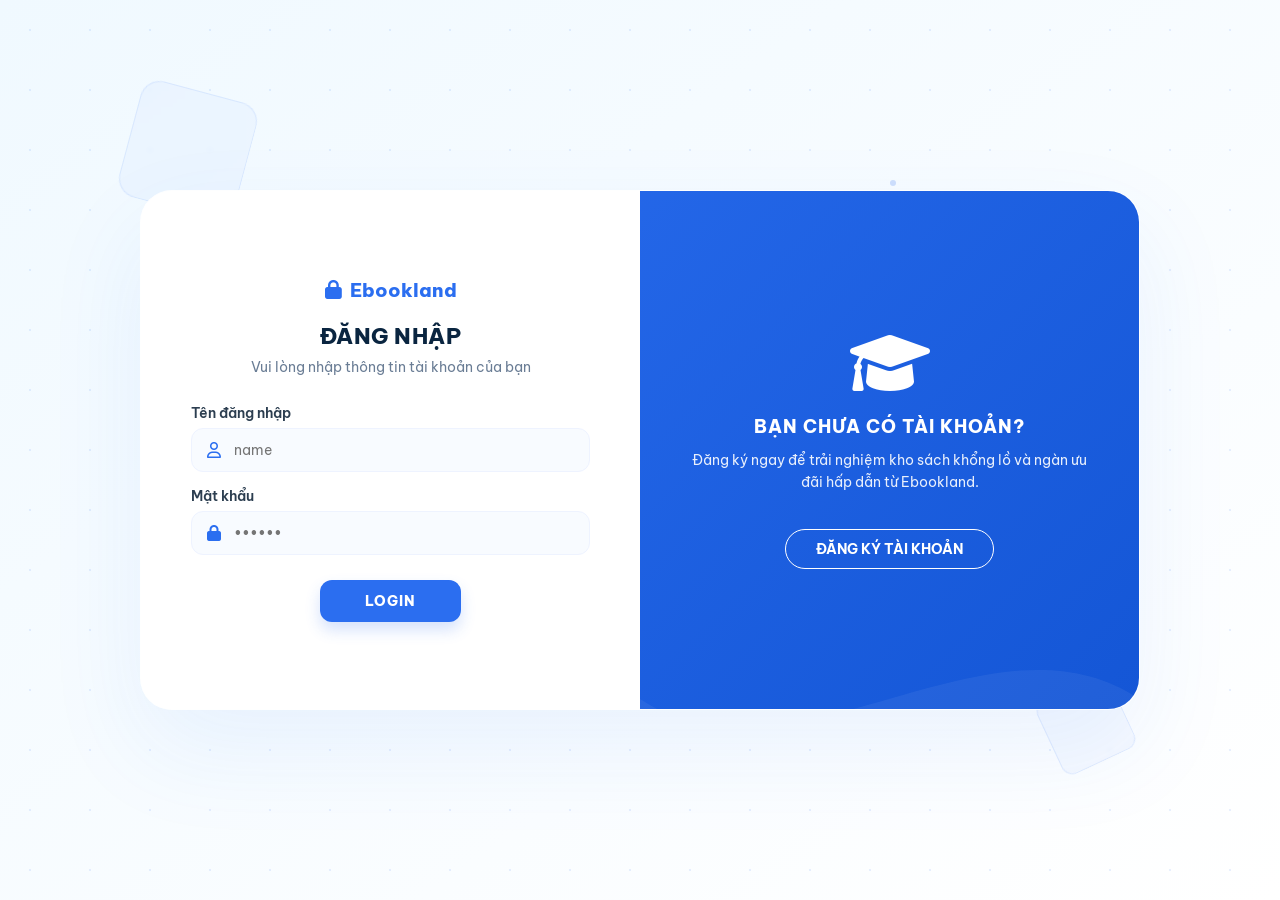
<file: login.html>
<!DOCTYPE html>
<html lang="en">
<head>
    <meta charset="UTF-8">
    <meta name="viewport" content="width=device-width, initial-scale=1.0">
    <title>Login & Register - Ebookland</title>
    <link rel="stylesheet" href="login.css">
    <link rel="stylesheet" href="https://cdnjs.cloudflare.com/ajax/libs/font-awesome/6.0.0-beta3/css/all.min.css">
    <link href="https://fonts.googleapis.com/css2?family=Be+Vietnam+Pro:wght@100;200;300;400;500;600;700;800;900&display=swap" rel="stylesheet">
</head>
<body>
    <!-- Background Decor (Crystalline Style) -->
    <div class="background-decor">
        <div class="geo-shape geo-1"></div>
        <div class="geo-shape geo-2"></div>
        <div class="geo-shape geo-3"></div>
        <div class="particle p-1"></div>
        <div class="particle p-2"></div>
        <div class="particle p-3"></div>
        <div class="particle p-4"></div>
        <div class="particle p-5"></div>
        
    </div>

    <!-- Main Container for Sliding Effect -->
    <div class="container" id="container">
        <!-- Sign Up Form (Initially on the left, hidden) -->
        <div class="form-container sign-up-container">
            <form action="#">
                <h2>TẠO TÀI KHOẢN</h2>
                <p class="subtitle">Tham gia cộng đồng yêu sách Ebookland</p>
                <div class="input-group">
                    <label>Họ và tên</label>
                    <div class="input-wrapper">
                        <i class="far fa-user"></i>
                        <input type="text" placeholder="Nguyễn Văn A" required>
                    </div>
                </div>
                <div class="input-group">
                    <label>Email</label>
                    <div class="input-wrapper">
                        <i class="far fa-envelope"></i>
                        <input type="email" placeholder="example@gmail.com" required>
                    </div>
                </div>
                <div class="input-group">
                    <label>Mật khẩu</label>
                    <div class="input-wrapper">
                        <i class="fas fa-lock"></i>
                        <input type="password" placeholder="••••••" required>
                    </div>
                </div>
                <button type="submit" class="btn-primary">ĐĂNG KÝ</button>
            </form>
        </div>

        <!-- Sign In Form (Initially on the right, visible) -->
        <div class="form-container sign-in-container">
            <form id="loginForm">
                <div class="logo-box">
                    <a href="index.html"><i class="fas fa-lock"></i> Ebookland</a>
                </div>
                <h2>ĐĂNG NHẬP</h2>
                <p class="subtitle">Vui lòng nhập thông tin tài khoản của bạn</p>
                <div class="input-group">
                    <label>Tên đăng nhập</label>
                    <div class="input-wrapper">
                        <i class="far fa-user"></i>
                        <input type="text" id="loginUsername" placeholder="name" required>
                    </div>
                </div>
                <div class="input-group">
                    <label>Mật khẩu</label>
                    <div class="input-wrapper">
                        <i class="fas fa-lock"></i>
                        <input type="password" placeholder="••••••" required>
                    </div>
                </div>
                <button type="submit" class="btn-primary">LOGIN</button>
                <p class="foot-text-mobile">Chưa có tài khoản? <a href="#" id="signUpMobile">Đăng ký ngay</a></p>
            </form>
        </div>

        <!-- Overlay Container (The sliding blue part) -->
        <div class="overlay-container">
            <div class="overlay">
                <!-- panel on the relative left of overlay (shows when sign-up is visible) -->
                <div class="overlay-panel overlay-left">
                    <div class="info-content">
                        <div class="illustration-box">
                            <i class="fas fa-book-open floating-book"></i>
                        </div>
                        <h3>MỪNG BẠN TRỞ LẠI!</h3>
                        <p>Nếu bạn đã có tài khoản, hãy đăng nhập để tiếp tục hành trình khám phá tri thức.</p>
                        <button class="ghost" id="signIn">ĐĂNG NHẬP NGAY</button>
                    </div>
                </div>
                <!-- panel on the relative right of overlay (shows when sign-in is visible) -->
                <div class="overlay-panel overlay-right">
                    <div class="info-content">
                        <div class="illustration-box">
                            <i class="fas fa-graduation-cap floating-book"></i>
                        </div>
                        <h3>BẠN CHƯA CÓ TÀI KHOẢN?</h3>
                        <p>Đăng ký ngay để trải nghiệm kho sách khổng lồ và ngàn ưu đãi hấp dẫn từ Ebookland.</p>
                        <button class="ghost" id="signUp">ĐĂNG KÝ TÀI KHOẢN</button>
                    </div>
                    <!-- Decorative Wave -->
                    <div class="wave-box">
                        <svg viewBox="0 0 500 150" preserveAspectRatio="none">
                            <path d="M0.00,49.98 C149.99,150.00 349.82,-49.98 500.00,49.98 L500.00,150.00 L0.00,150.00 Z" style="stroke: none; fill: rgba(255,255,255,0.15);"></path>
                        </svg>
                    </div>
                </div>
            </div>
        </div>
    </div>

    <!-- JavaScript to toggle Panels & Handle Login -->
    <script>
        const signUpButton = document.getElementById('signUp');
        const signInButton = document.getElementById('signIn');
        const container = document.getElementById('container');
        const loginForm = document.getElementById('loginForm');
        const loginUsername = document.getElementById('loginUsername');

        // Toggle Panels
        signUpButton.addEventListener('click', () => {
            container.classList.add("right-panel-active");
        });

        signInButton.addEventListener('click', () => {
            container.classList.remove("right-panel-active");
        });

        // Handle Simulated Login
        loginForm.addEventListener('submit', (e) => {
            e.preventDefault();
            const username = loginUsername.value;
            
            // Store simple user session
            localStorage.setItem('user_name', username);
            
            // Visual feedback
            const loginBtn = loginForm.querySelector('button[type="submit"]');
            loginBtn.innerHTML = '<i class="fas fa-spinner fa-spin"></i> Đang xử lý...';
            loginBtn.style.opacity = '0.7';

            setTimeout(() => {
                window.location.href = 'index.html';
            }, 800);
        });
    </script>
</body>
</html>
</file>
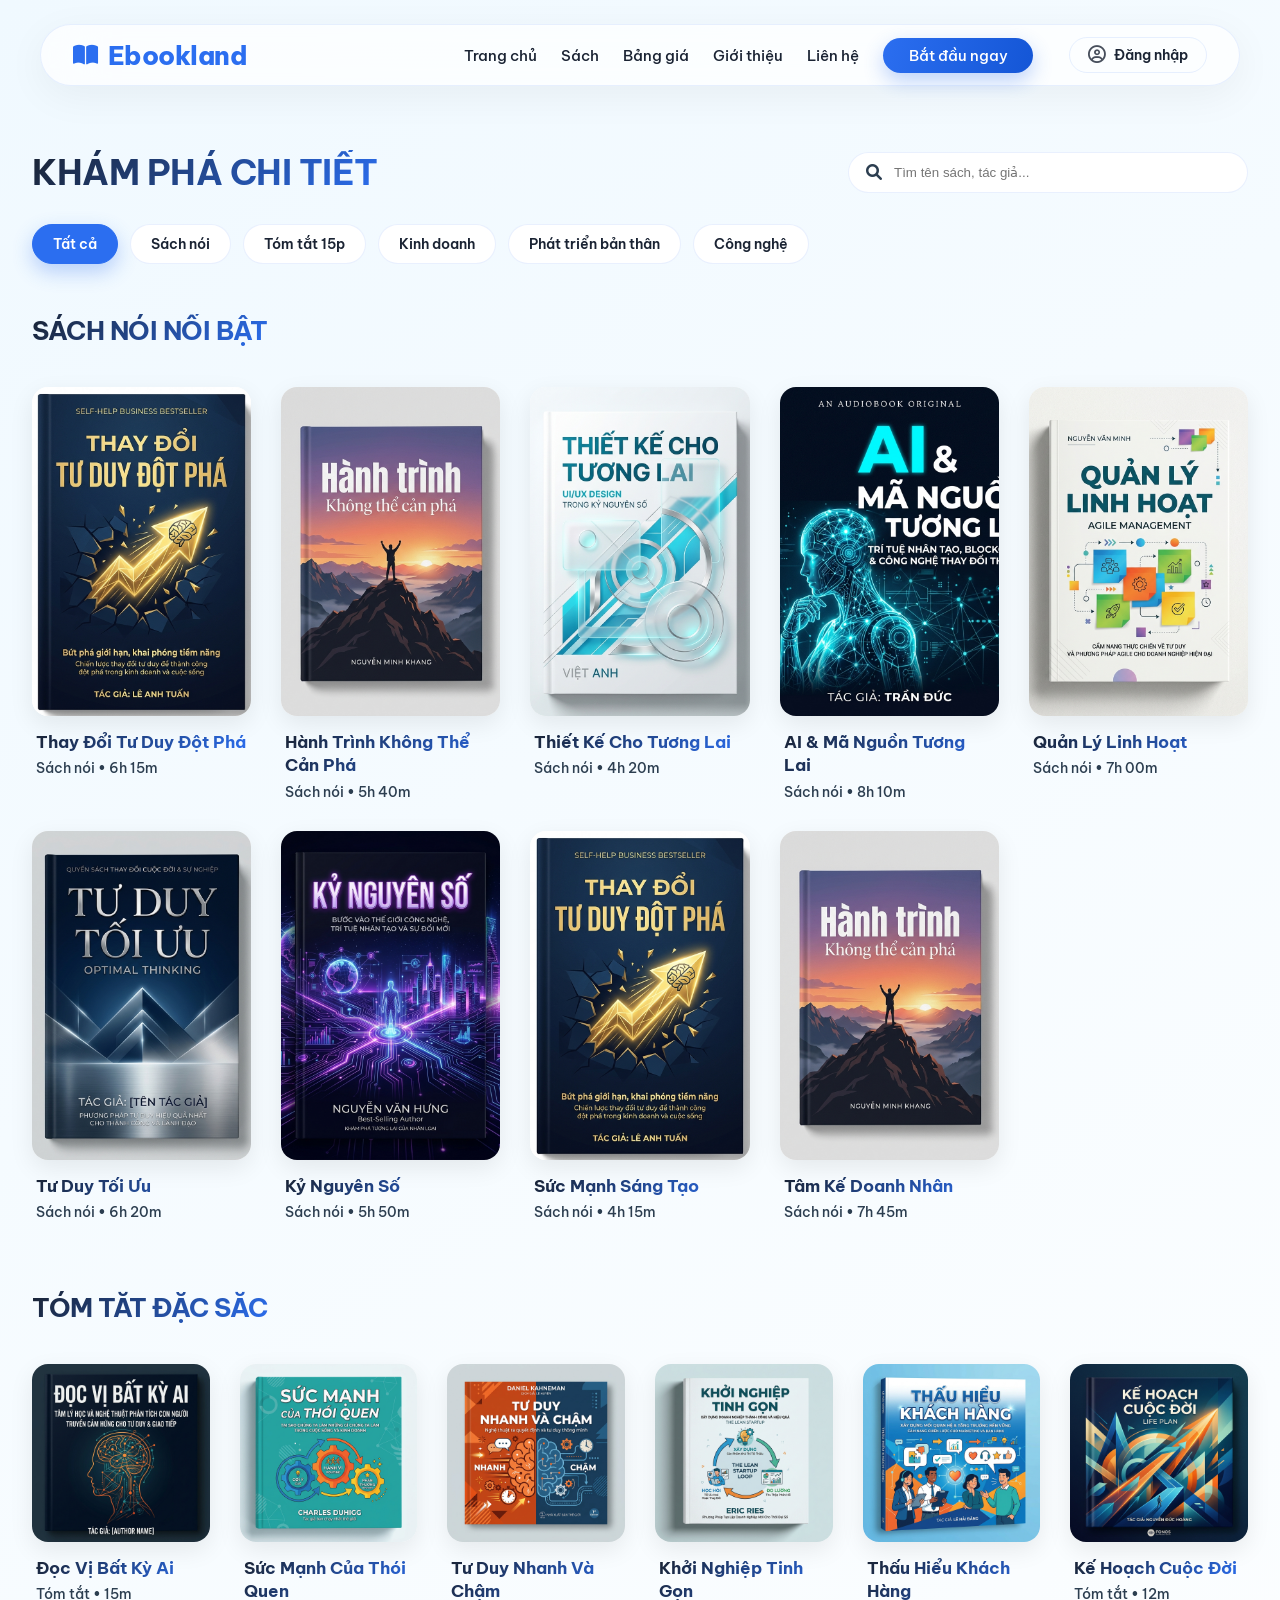
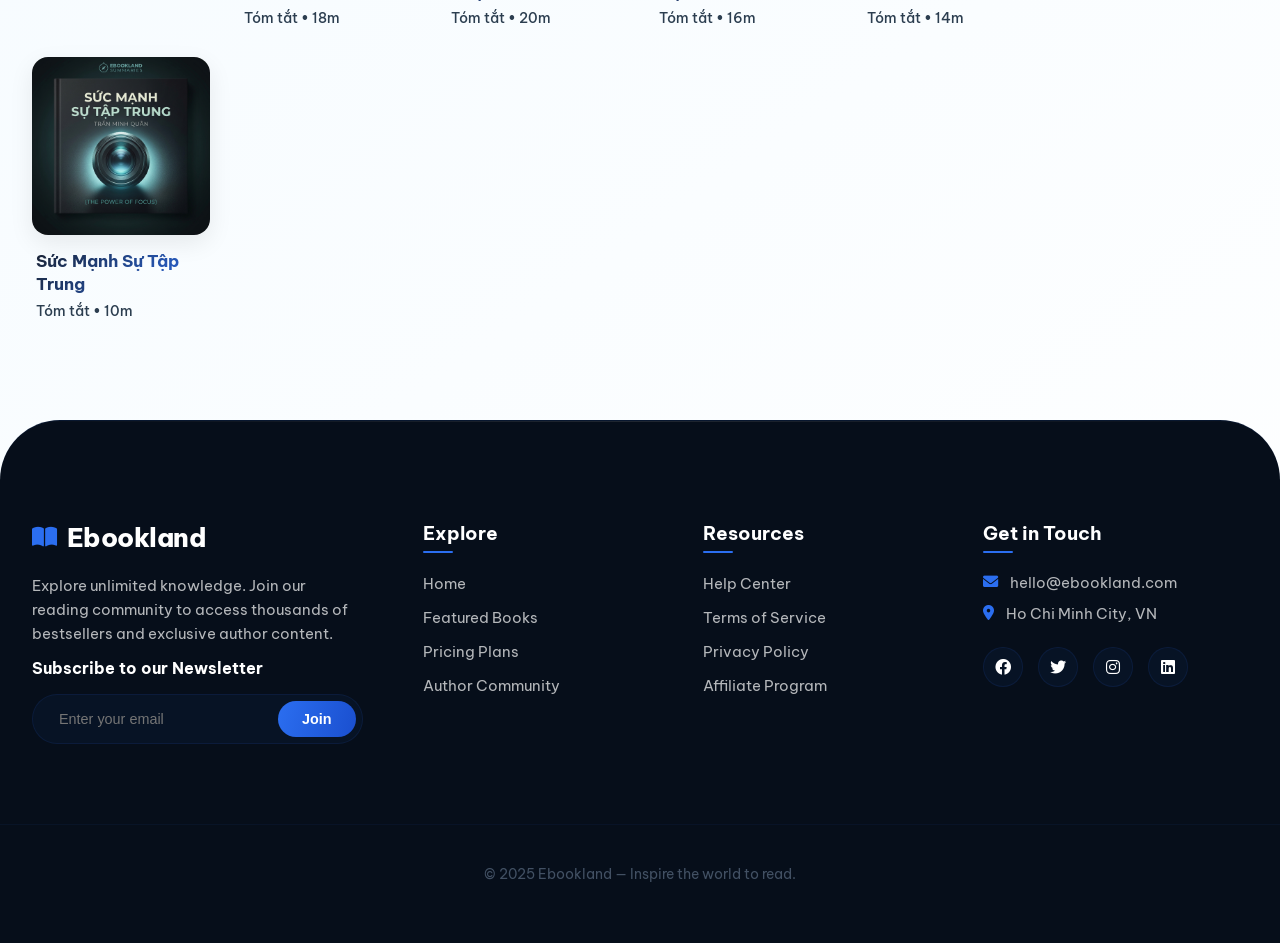
<file: tatcasach.html>
<!doctype html>
<html lang="vi">

<head>
  <meta charset="UTF-8" />
  <meta name="viewport" content="width=device-width, initial-scale=1.0, viewport-fit=cover" />
  <title>Tất cả sách | Ebookland</title>
  <link
    href="https://fonts.googleapis.com/css2?family=Be+Vietnam+Pro:wght@100;200;300;400;500;600;700;800;900&display=swap"
    rel="stylesheet" />
  <link rel="stylesheet" href="https://cdnjs.cloudflare.com/ajax/libs/font-awesome/6.0.0-beta3/css/all.min.css" />
  <link rel="stylesheet" href="style.css" />
  <style>
    /* Specific styles for the 'View All' page */
    .view-all-page {
      padding-top: 150px;
      min-height: 100vh;
    }

    .books-full-grid {
      display: grid;
      grid-template-columns: repeat(auto-fill, minmax(180px, 1fr));
      gap: 30px;
      margin-top: 40px;
    }

    .books-full-grid .audio-card {
      width: 100%;
    }

    .filter-bar {
      display: flex;
      justify-content: space-between;
      align-items: center;
      margin-bottom: 30px;
      flex-wrap: wrap;
      gap: 20px;
    }

    .category-chips {
      display: flex;
      gap: 12px;
      flex-wrap: wrap;
    }

    .chip {
      padding: 10px 20px;
      background: var(--bg-card);
      border: 1.5px solid var(--border-color);
      border-radius: 30px;
      color: var(--text-main);
      font-weight: 600;
      cursor: pointer;
      transition: all 0.3s ease;
      font-size: 0.9rem;
    }

    .chip.active, .chip:hover {
      background: var(--primary-blue);
      color: white;
      border-color: var(--primary-blue);
      box-shadow: 0 8px 20px var(--primary-glow);
    }

    .search-input-wrapper {
      position: relative;
      flex: 1;
      max-width: 400px;
    }

    .search-input-wrapper input {
      width: 100%;
      padding: 12px 20px 12px 45px;
      border-radius: 40px;
      border: 1.5px solid var(--border-color);
      background: var(--bg-card);
      color: var(--text-main);
      outline: none;
      transition: all 0.3s;
    }

    .search-input-wrapper input:focus {
      border-color: var(--primary-blue);
      box-shadow: 0 0 15px var(--primary-glow);
    }

    .search-input-wrapper i {
      position: absolute;
      left: 18px;
      top: 50%;
      transform: translateY(-50%);
      color: var(--text-muted);
    }

    /* Square card grid */
    .summaries-grid {
      grid-template-columns: repeat(auto-fill, minmax(150px, 1fr));
    }
  </style>
</head>

<body>
  <header>
    <div class="container navbar">
      <div class="logo">
        <i class="fas fa-book-open"></i> Ebookland
      </div>
      <div class="mobile-menu" id="mobileMenuBtn">
        <i class="fas fa-bars"></i>
      </div>
      <ul class="nav-links" id="navLinks">
        <li><a href="index.html#home" data-i18n="nav_home">Trang chủ</a></li>
        <li><a href="index.html#books" data-i18n="nav_books">Sách</a></li>
        <li><a href="index.html#pricing" data-i18n="nav_pricing">Bảng giá</a></li>
        <li><a href="index.html#about" data-i18n="nav_about">Giới thiệu</a></li>
        <li><a href="index.html#contact" data-i18n="nav_contact">Liên hệ</a></li>
        <li><a href="index.html#pricing" class="nav-cta" data-i18n="nav_cta">Bắt đầu ngay</a></li>
        <li id="user-nav-item">
          <a href="login.html" class="nav-login"><i class="far fa-user-circle"></i> Đăng nhập</a>
        </li>
      </ul>
    </div>
  </header>

  <main class="container view-all-page">
    <div class="filter-bar">
      <h2 class="section-title-left" style="font-size: 2.2rem;">KHÁM PHÁ CHI TIẾT</h2>
      <div class="search-input-wrapper">
        <i class="fas fa-search"></i>
        <input type="text" placeholder="Tìm tên sách, tác giả..." />
      </div>
    </div>

    <div class="category-chips">
      <div class="chip active">Tất cả</div>
      <div class="chip">Sách nói</div>
      <div class="chip">Tóm tắt 15p</div>
      <div class="chip">Kinh doanh</div>
      <div class="chip">Phát triển bản thân</div>
      <div class="chip">Công nghệ</div>
    </div>

    <div class="section-header" style="margin-top: 50px; padding: 0;">
      <h3 class="section-title-left">SÁCH NÓI NỔI BẬT</h3>
    </div>
    
    <div class="books-full-grid">
      <!-- Card 1 -->
      <div class="audio-card">
        <div class="cover-wrapper">
          <img src="images/cover-1.png" alt="Thay Đổi Tư Duy Đột Phá" />
          <div class="play-overlay"><i class="fas fa-play"></i></div>
        </div>
        <div class="audio-info">
          <div class="audio-title">Thay Đổi Tư Duy Đột Phá</div>
          <div class="audio-author">Sách nói • 6h 15m</div>
        </div>
      </div>
      <!-- Card 2 -->
      <div class="audio-card">
        <div class="cover-wrapper">
          <img src="images/cover-2.png" alt="Hành Trình Không Thể Cản Phá" />
          <div class="play-overlay"><i class="fas fa-play"></i></div>
        </div>
        <div class="audio-info">
          <div class="audio-title">Hành Trình Không Thể Cản Phá</div>
          <div class="audio-author">Sách nói • 5h 40m</div>
        </div>
      </div>
      <!-- Card 3 -->
      <div class="audio-card">
        <div class="cover-wrapper">
          <img src="images/cover-3.png" alt="Thiết Kế Cho Tương Lai" />
          <div class="play-overlay"><i class="fas fa-play"></i></div>
        </div>
        <div class="audio-info">
          <div class="audio-title">Thiết Kế Cho Tương Lai</div>
          <div class="audio-author">Sách nói • 4h 20m</div>
        </div>
      </div>
      <!-- Card 4 -->
      <div class="audio-card">
        <div class="cover-wrapper">
          <img src="images/ai-book.png" alt="AI & Mã Nguồn Tương Lai" />
          <div class="play-overlay"><i class="fas fa-play"></i></div>
        </div>
        <div class="audio-info">
          <div class="audio-title">AI & Mã Nguồn Tương Lai</div>
          <div class="audio-author">Sách nói • 8h 10m</div>
        </div>
      </div>
      <!-- Card 5 -->
      <div class="audio-card">
        <div class="cover-wrapper">
          <img src="images/agile-book.png" alt="Quản Lý Linh Hoạt" />
          <div class="play-overlay"><i class="fas fa-play"></i></div>
        </div>
        <div class="audio-info">
          <div class="audio-title">Quản Lý Linh Hoạt</div>
          <div class="audio-author">Sách nói • 7h 00m</div>
        </div>
      </div>
      <!-- Card 6 -->
      <div class="audio-card">
        <div class="cover-wrapper">
          <img src="images/toiuu.png" alt="Tư Duy Tối Ưu" />
          <div class="play-overlay"><i class="fas fa-play"></i></div>
        </div>
        <div class="audio-info">
          <div class="audio-title">Tư Duy Tối Ưu</div>
          <div class="audio-author">Sách nói • 6h 20m</div>
        </div>
      </div>
      <!-- Card 7 -->
      <div class="audio-card">
        <div class="cover-wrapper">
          <img src="images/kynguyenso.png" alt="Kỷ Nguyên Số" />
          <div class="play-overlay"><i class="fas fa-play"></i></div>
        </div>
        <div class="audio-info">
          <div class="audio-title">Kỷ Nguyên Số</div>
          <div class="audio-author">Sách nói • 5h 50m</div>
        </div>
      </div>
      <!-- Card 8 -->
      <div class="audio-card">
        <div class="cover-wrapper">
          <img src="images/cover-1.png" alt="Sức Mạnh Sáng Tạo" />
          <div class="play-overlay"><i class="fas fa-play"></i></div>
        </div>
        <div class="audio-info">
          <div class="audio-title">Sức Mạnh Sáng Tạo</div>
          <div class="audio-author">Sách nói • 4h 15m</div>
        </div>
      </div>
      <!-- Card 9 -->
      <div class="audio-card">
        <div class="cover-wrapper">
          <img src="images/cover-2.png" alt="Tâm Kế Doanh Nhân" />
          <div class="play-overlay"><i class="fas fa-play"></i></div>
        </div>
        <div class="audio-info">
          <div class="audio-title">Tâm Kế Doanh Nhân</div>
          <div class="audio-author">Sách nói • 7h 45m</div>
        </div>
      </div>
    </div>

    <div class="section-header" style="margin-top: 70px; padding: 0;">
      <h3 class="section-title-left">TÓM TẮT ĐẶC SẮC</h3>
    </div>
    
    <div class="books-full-grid summaries-grid">
      <!-- Card 1 -->
      <div class="audio-card square-card">
        <div class="cover-wrapper square">
          <img src="images/docvi.png" alt="Đọc Vị Bất Kỳ Ai" />
          <div class="play-overlay"><i class="fas fa-play"></i></div>
        </div>
        <div class="audio-info">
          <div class="audio-title">Đọc Vị Bất Kỳ Ai</div>
          <div class="audio-author">Tóm tắt • 15m</div>
        </div>
      </div>
      <!-- Card 2 -->
      <div class="audio-card square-card">
        <div class="cover-wrapper square">
          <img src="images/thoiquen.png" alt="Sức Mạnh Của Thói Quen" />
          <div class="play-overlay"><i class="fas fa-play"></i></div>
        </div>
        <div class="audio-info">
          <div class="audio-title">Sức Mạnh Của Thói Quen</div>
          <div class="audio-author">Tóm tắt • 18m</div>
        </div>
      </div>
      <!-- Card 3 -->
      <div class="audio-card square-card">
        <div class="cover-wrapper square">
          <img src="images/tuduy.png" alt="Tư Duy Nhanh Và Chậm" />
          <div class="play-overlay"><i class="fas fa-play"></i></div>
        </div>
        <div class="audio-info">
          <div class="audio-title">Tư Duy Nhanh Và Chậm</div>
          <div class="audio-author">Tóm tắt • 20m</div>
        </div>
      </div>
      <!-- Card 4 -->
      <div class="audio-card square-card">
        <div class="cover-wrapper square">
          <img src="images/khoinghiep.png" alt="Khởi Nghiệp Tinh Gọn" />
          <div class="play-overlay"><i class="fas fa-play"></i></div>
        </div>
        <div class="audio-info">
          <div class="audio-title">Khởi Nghiệp Tinh Gọn</div>
          <div class="audio-author">Tóm tắt • 16m</div>
        </div>
      </div>
      <!-- Card 5 -->
      <div class="audio-card square-card">
        <div class="cover-wrapper square">
          <img src="images/khachhang.png" alt="Thấu Hiểu Khách Hàng" />
          <div class="play-overlay"><i class="fas fa-play"></i></div>
        </div>
        <div class="audio-info">
          <div class="audio-title">Thấu Hiểu Khách Hàng</div>
          <div class="audio-author">Tóm tắt • 14m</div>
        </div>
      </div>
      <!-- Card 6 -->
      <div class="audio-card square-card">
        <div class="cover-wrapper square">
          <img src="images/kehoach.png" alt="Kế Hoạch Cuộc Đời" />
          <div class="play-overlay"><i class="fas fa-play"></i></div>
        </div>
        <div class="audio-info">
          <div class="audio-title">Kế Hoạch Cuộc Đời</div>
          <div class="audio-author">Tóm tắt • 12m</div>
        </div>
      </div>
      <!-- Card 7 -->
      <div class="audio-card square-card">
        <div class="cover-wrapper square">
          <img src="images/taptrung.png" alt="Sức Mạnh Sự Tập Trung" />
          <div class="play-overlay"><i class="fas fa-play"></i></div>
        </div>
        <div class="audio-info">
          <div class="audio-title">Sức Mạnh Sự Tập Trung</div>
          <div class="audio-author">Tóm tắt • 10m</div>
        </div>
      </div>
    </div>
  </main>

  <footer>
    <div class="container footer-grid">
      <!-- Column 1: Brand & Newsletter -->
      <div class="footer-col brand-col">
        <div class="logo footer-logo">
          <i class="fas fa-book-open"></i> Ebookland
        </div>
        <p class="footer-desc">
          Explore unlimited knowledge. Join our reading community to access thousands of bestsellers and exclusive
          author
          content.
        </p>
        <div class="newsletter">
          <h5>Subscribe to our Newsletter</h5>
          <div class="newsletter-form">
            <input type="email" placeholder="Enter your email" />
            <button class="btn-primary">Join</button>
          </div>
        </div>
      </div>

      <!-- Column 2: Explore -->
      <div class="footer-col">
        <h4>Explore</h4>
        <ul class="footer-links">
          <li><a href="index.html#home">Home</a></li>
          <li><a href="index.html#books">Featured Books</a></li>
          <li><a href="index.html#pricing">Pricing Plans</a></li>
          <li><a href="index.html#about">Author Community</a></li>
        </ul>
      </div>

      <!-- Column 3: Resources -->
      <div class="footer-col">
        <h4>Resources</h4>
        <ul class="footer-links">
          <li><a href="#">Help Center</a></li>
          <li><a href="#">Terms of Service</a></li>
          <li><a href="#">Privacy Policy</a></li>
          <li><a href="#">Affiliate Program</a></li>
        </ul>
      </div>

      <!-- Column 4: Contact & Social -->
      <div class="footer-col">
        <h4>Get in Touch</h4>
        <p><i class="fas fa-envelope"></i> hello@ebookland.com</p>
        <p><i class="fas fa-map-marker-alt"></i> Ho Chi Minh City, VN</p>
        <div class="social-icons">
          <a href="#"><i class="fab fa-facebook"></i></a>
          <a href="#"><i class="fab fa-twitter"></i></a>
          <a href="#"><i class="fab fa-instagram"></i></a>
          <a href="#"><i class="fab fa-linkedin"></i></a>
        </div>
      </div>
    </div>
    <div class="container footer-bottom">
      <div class="copyright">
        © 2025 Ebookland — Inspire the world to read.
      </div>
    </div>
  </footer>

  <!-- Back to Top Button -->
  <div class="back-to-top" id="backToTop">
    <i class="fas fa-arrow-up"></i>
  </div>

  <script>
    // Mobile menu toggle
    const mobileBtn = document.getElementById("mobileMenuBtn");
    const navLinks = document.getElementById("navLinks");
    mobileBtn.addEventListener("click", () => {
      navLinks.classList.toggle("active");
    });

    // Smooth scroll (adjusted for cross-page)
    document.querySelectorAll('a[href^="#"]').forEach((anchor) => {
      anchor.addEventListener("click", function (e) {
        const href = this.getAttribute("href");
        if (href.startsWith("#")) {
          e.preventDefault();
          const target = document.querySelector(href);
          if (target) {
            target.scrollIntoView({ behavior: "smooth", block: "start" });
            if (navLinks.classList.contains("active"))
              navLinks.classList.remove("active");
          }
        }
      });
    });

    // Header scroll effect & Back to Top visibility
    const header = document.querySelector("header");
    const backToTop = document.getElementById("backToTop");

    window.addEventListener("scroll", () => {
      if (window.scrollY > 50) {
        header.classList.add("scrolled");
      } else {
        header.classList.remove("scrolled");
      }

      if (window.scrollY > 500) {
        backToTop.classList.add("visible");
      } else {
        backToTop.classList.remove("visible");
      }
    });

    backToTop.addEventListener("click", () => {
      window.scrollTo({ top: 0, behavior: "smooth" });
    });

    // Check for logged in user
    document.addEventListener('DOMContentLoaded', () => {
      const userName = localStorage.getItem('user_name');
      const userNavItem = document.getElementById('user-nav-item');

      if (userName && userNavItem) {
        userNavItem.style.position = 'relative';
        userNavItem.innerHTML = `
          <div class="user-logged-in-box" id="userProfileBtn">
            <span class="user-avatar-circle"><i class="fas fa-user"></i></span>
            <span class="user-name-label">${userName}</span>
            <i class="fas fa-chevron-down dropdown-arrow"></i>
          </div>
          <div class="user-dropdown" id="userDropdown">
            <a href="#" class="dropdown-item"><i class="far fa-id-badge"></i> <span data-i18n="menu_profile">Hồ sơ cá nhân</span></a>
            <a href="#" class="dropdown-item"><i class="fas fa-book-reader"></i> <span data-i18n="menu_books">Sách của tôi</span></a>
            
            <div class="dropdown-divider"></div>
            <div class="dropdown-item theme-item" id="themeToggle">
              <i class="fas fa-moon"></i> <span data-i18n="menu_theme">Giao diện: Tối</span>
            </div>
            <div class="dropdown-item lang-item" id="langToggle">
              <i class="fas fa-globe"></i> <span data-i18n="menu_lang">Ngôn ngữ: EN</span>
            </div>
            
            <div class="dropdown-divider"></div>
            <a href="#" id="logoutBtn" class="dropdown-item logout-item"><i class="fas fa-sign-out-alt"></i> <span data-i18n="menu_logout">Đăng xuất</span></a>
          </div>
        `;

        const userProfileBtn = document.getElementById('userProfileBtn');
        const userDropdown = document.getElementById('userDropdown');
        const themeToggle = document.getElementById('themeToggle');
        const langToggle = document.getElementById('langToggle');

        userProfileBtn.addEventListener('click', (e) => {
          e.stopPropagation();
          userDropdown.classList.toggle('active');
          userProfileBtn.classList.toggle('active');
        });

        themeToggle.addEventListener('click', (e) => {
          e.stopPropagation();
          const isDark = document.body.classList.toggle('dark-mode');
          localStorage.setItem('theme', isDark ? 'dark' : 'light');
          updateThemeUI(isDark);
        });

        langToggle.addEventListener('click', (e) => {
          e.stopPropagation();
          const currentLang = localStorage.getItem('lang') === 'en' ? 'vi' : 'en';
          localStorage.setItem('lang', currentLang);
          applyLanguage(currentLang);
        });

        document.addEventListener('click', () => {
          if (userDropdown.classList.contains('active')) {
            userDropdown.classList.remove('active');
            userProfileBtn.classList.remove('active');
          }
        });

        document.getElementById('logoutBtn').addEventListener('click', (e) => {
          e.preventDefault();
          localStorage.removeItem('user_name');
          window.location.reload();
        });
      }
    });

    function updateThemeUI(isDark) {
      const themeText = document.querySelector('[data-i18n="menu_theme"]');
      const themeIcon = document.querySelector('.theme-item i');
      const currentLang = localStorage.getItem('lang') || 'vi';

      if (isDark) {
        themeIcon.className = 'fas fa-sun';
        themeText.textContent = currentLang === 'vi' ? 'Giao diện: Sáng' : 'Theme: Light';
      } else {
        themeIcon.className = 'fas fa-moon';
        themeText.textContent = currentLang === 'vi' ? 'Giao diện: Tối' : 'Theme: Dark';
      }
    }

    const translations = {
      vi: {
        nav_home: "Trang chủ", nav_books: "Sách", nav_pricing: "Bảng giá", nav_about: "Giới thiệu", nav_contact: "Liên hệ", nav_cta: "Bắt đầu ngay", nav_login: "Đăng nhập",
        menu_profile: "Hồ sơ cá nhân", menu_books: "Sách của tôi", menu_theme: "Giao diện", menu_lang: "Ngôn ngữ: EN", menu_logout: "Đăng xuất"
      },
      en: {
        nav_home: "Home", nav_books: "Books", nav_pricing: "Pricing", nav_about: "About", nav_contact: "Contact", nav_cta: "Get Started", nav_login: "Login",
        menu_profile: "Profile", menu_books: "My Books", menu_theme: "Theme", menu_lang: "Language: VI", menu_logout: "Logout"
      }
    };

    function applyLanguage(lang) {
      document.querySelectorAll('[data-i18n]').forEach(el => {
        const key = el.getAttribute('data-i18n');
        if (translations[lang][key]) {
          el.innerHTML = translations[lang][key];
        }
      });
      const langText = document.querySelector('[data-i18n="menu_lang"]');
      if (langText) langText.textContent = lang === 'vi' ? 'Ngôn ngữ: EN' : 'Language: VI';
      const isDark = document.body.classList.contains('dark-mode');
      updateThemeUI(isDark);
    }

    window.addEventListener('DOMContentLoaded', () => {
      const savedTheme = localStorage.getItem('theme');
      if (savedTheme === 'dark') {
        document.body.classList.add('dark-mode');
        updateThemeUI(true);
      }
      const savedLang = localStorage.getItem('lang') || 'vi';
      applyLanguage(savedLang);
    });

    // Handle chips active state
    document.querySelectorAll('.chip').forEach(chip => {
        chip.addEventListener('click', () => {
            document.querySelectorAll('.chip').forEach(c => c.classList.remove('active'));
            chip.classList.add('active');
        });
    });
  </script>
</body>

</html>
</file>
<file: login.css>
* {
  margin: 0;
  padding: 0;
  box-sizing: border-box;
  font-family: "Be Vietnam Pro", sans-serif;
}

body {
  min-height: 100vh;
  display: flex;
  align-items: center;
  justify-content: center;
  background: linear-gradient(145deg, #f0f9ff 0%, #ffffff 100%);
  overflow: hidden;
  position: relative;
  color: #1a2a3f;
}

/* Background Decor */
.background-decor {
  position: absolute;
  top: 0;
  left: 0;
  width: 100%;
  height: 100%;
  z-index: -1;
  overflow: hidden;
  background-image: 
    radial-gradient(rgba(43, 110, 240, 0.1) 1px, transparent 1px);
  background-size: 60px 60px;
}

/* Sharp Geometric Shapes & Particles */
.geo-shape { position: absolute; border: 1.5px solid rgba(43, 110, 240, 0.1); background: rgba(43, 110, 240, 0.03); backdrop-filter: blur(2px); z-index: -2; }
.geo-1 { width: 120px; height: 120px; top: 10%; left: 10%; border-radius: 20px; transform: rotate(15deg); animation: floatGeo 18s linear infinite; }
.geo-2 { width: 80px; height: 80px; bottom: 15%; right: 12%; border-radius: 12px; transform: rotate(-25deg); animation: floatGeo 22s linear infinite reverse; }
.geo-3 { width: 40px; height: 40px; top: 40%; right: 15%; border-radius: 8px; transform: rotate(45deg); animation: floatGeo 15s linear infinite; }
.particle { position: absolute; background: #2b6ef0; border-radius: 50%; opacity: 0.2; z-index: -2; }
.p-1 { width: 6px; height: 6px; top: 20%; right: 30%; animation: particleFloat 8s ease-in-out infinite; }
.p-2 { width: 4px; height: 4px; bottom: 30%; left: 20%; animation: particleFloat 12s ease-in-out infinite reverse; }
.p-3 { width: 8px; height: 8px; top: 60%; right: 40%; animation: particleFloat 10s ease-in-out infinite; }

@keyframes floatGeo { 0%, 100% { transform: translateY(0) rotate(0deg); } 50% { transform: translateY(-30px) rotate(10deg); } }
@keyframes particleFloat { 0%, 100% { transform: translate(0, 0); opacity: 0.2; } 50% { transform: translate(20px, -20px); opacity: 0.5; } }

@keyframes particleFloat { 0%, 100% { transform: translate(0, 0); opacity: 0.2; } 50% { transform: translate(20px, -20px); opacity: 0.5; } }

/* Sliding Container Card */
.container {
  background: rgba(255, 255, 255, 0.7);
  backdrop-filter: blur(25px);
  -webkit-backdrop-filter: blur(25px);
  border-radius: 32px;
  border: 1px solid rgba(255, 255, 255, 0.6);
  box-shadow: 0 40px 100px rgba(43, 110, 240, 0.08);
  position: relative;
  overflow: hidden;
  width: 100%;
  max-width: 1000px;
  min-height: 520px;
  z-index: 10;
}

.form-container {
  position: absolute;
  top: 0;
  height: 100%;
  transition: all 0.6s ease-in-out;
}

.sign-up-container {
  left: 0;
  width: 50%;
  opacity: 0;
  z-index: 1;
}

.sign-in-container {
  left: 0;
  width: 50%;
  z-index: 2;
}

.container.right-panel-active .sign-in-container {
  transform: translateX(100%);
}

.container.right-panel-active .sign-up-container {
  transform: translateX(100%);
  opacity: 1;
  z-index: 5;
  animation: show 0.6s;
}

@keyframes show {
  0%, 49.99% { opacity: 0; z-index: 1; }
  50%, 100% { opacity: 1; z-index: 5; }
}

/* Forms Styling */
form {
  background-color: #ffffff;
  display: flex;
  align-items: center;
  justify-content: center;
  flex-direction: column;
  padding: 0 50px;
  height: 100%;
  text-align: center;
}

h2 {
  font-weight: 800;
  margin-bottom: 8px;
  color: #0a2540;
  letter-spacing: 0.5px;
  text-transform: uppercase;
  font-size: 1.35rem;
}

.subtitle {
  color: #6a7d95;
  font-size: 0.85rem;
  margin-bottom: 28px;
}

.input-group { width: 100%; margin-bottom: 15px; text-align: left; }
.input-group label { display: block; font-size: 0.85rem; font-weight: 600; margin-bottom: 6px; color: #2c3e50; }
.input-wrapper { position: relative; background: #f8fbff; border: 1.5px solid #eef3ff; border-radius: 12px; transition: 0.3s; }
.input-wrapper:focus-within { background: white; border-color: #2b6ef0; box-shadow: 0 0 10px rgba(43, 110, 240, 0.1); }
.input-wrapper i { position: absolute; left: 15px; top: 50%; transform: translateY(-50%); color: #2b6ef0; }
.input-wrapper input { width: 100%; border: none; padding: 12px 12px 12px 42px; background: transparent; outline: none; font-size: 0.9rem; }

.btn-primary {
  border-radius: 12px;
  border: none;
  background-color: #2b6ef0;
  color: #ffffff;
  font-size: 0.9rem;
  font-weight: 800;
  padding: 12px 45px;
  letter-spacing: 1px;
  text-transform: uppercase;
  transition: transform 80ms ease-in;
  cursor: pointer;
  margin-top: 10px;
  box-shadow: 0 8px 15px rgba(43, 110, 240, 0.2);
}

.btn-primary:active { transform: scale(0.95); }
.btn-primary:hover { background-color: #1a5ac7; }

/* Overlay Styling */
.overlay-container {
  position: absolute;
  top: 0;
  left: 50%;
  width: 50%;
  height: 100%;
  overflow: hidden;
  transition: transform 0.6s ease-in-out;
  z-index: 100;
}

.container.right-panel-active .overlay-container {
  transform: translateX(-100%);
}

.overlay {
  background: linear-gradient(135deg, #2b6ef0 0%, #1456d6 100%);
  background-repeat: no-repeat;
  background-size: cover;
  background-position: 0 0;
  color: #ffffff;
  position: relative;
  left: -100%;
  height: 100%;
  width: 200%;
  transform: translateX(0);
  transition: transform 0.6s ease-in-out;
}

.container.right-panel-active .overlay {
  transform: translateX(50%);
}

.overlay-panel {
  position: absolute;
  display: flex;
  align-items: center;
  justify-content: center;
  flex-direction: column;
  padding: 0 40px;
  text-align: center;
  top: 0;
  height: 100%;
  width: 50%;
  transform: translateX(0);
  transition: transform 0.6s ease-in-out;
}

.overlay-left { transform: translateX(-20%); }
.container.right-panel-active .overlay-left { transform: translateX(0); }

.overlay-right { right: 0; transform: translateX(0); }
.container.right-panel-active .overlay-right { transform: translateX(20%); }

.ghost {
  background-color: transparent;
  border-color: #ffffff;
  border: 1px solid #ffffff;
  border-radius: 40px;
  color: #ffffff;
  font-size: 0.85rem;
  font-weight: 700;
  padding: 10px 30px;
  text-transform: uppercase;
  cursor: pointer;
  margin-top: 20px;
  transition: 0.3s;
}

.ghost:hover { background: white; color: #2b6ef0; }

.overlay-panel h3 { font-size: 1.15rem; margin-bottom: 12px; font-weight: 800; letter-spacing: 1px; }
.overlay-panel p { font-size: 0.85rem; line-height: 1.6; opacity: 0.9; margin-bottom: 15px; }

.logo-box a {
  color: #2b6ef0;
  text-decoration: none;
  font-weight: 800;
  font-size: 1.2rem;
  display: flex;
  align-items: center;
  gap: 8px;
  margin-bottom: 20px;
}

.floating-book { font-size: 4rem; color: white; animation: floatBook 4s ease-in-out infinite; margin-bottom: 20px; }
@keyframes floatBook { 0%, 100% { transform: translateY(0); } 50% { transform: translateY(-15px); } }

.wave-box { position: absolute; bottom: 0; width: 100%; height: 60px; opacity: 0.4; }

/* Desktop-only: hide mobile helper */
.foot-text-mobile { display: none; margin-top: 20px; font-size: 0.85rem; color: #6a7d95; }
.foot-text-mobile a { color: #2b6ef0; font-weight: 600; text-decoration: none; }

/* Responsiveness (Simplified for Mobile) */
@media (max-width: 768px) {
  .overlay-container { display: none; }
  .form-container { width: 100%; }
  .sign-up-container { display: none; } /* On mobile, we usually use separate pages or toggle visibility simply */
  .container { max-width: 400px; min-height: 480px; }
  .foot-text-mobile { display: block; }
}
</file>
<file: style.css>
:root {
  --primary-blue: #2b6ef0;
  --primary-dark: #1456d6;
  --primary-glow: rgba(43, 110, 240, 0.3);
  --bg-body: linear-gradient(145deg, #f0f9ff 0%, #ffffff 100%);
  --bg-card: #ffffff;
  --bg-header: rgba(255, 255, 255, 0.7);
  --bg-footer: #060e1a;
  --text-main: #1a2333;
  --text-muted: #2c3e50;
  /* Set consistent muted color */
  --text-card-main: #2b6ef0;
  --text-card-muted: #6a7d95;
  --text-footer-main: #ffffff;
  --text-footer-muted: rgba(255, 255, 255, 0.7);
  --border-color: rgba(43, 110, 240, 0.1);
  --shadow-main: 0 10px 40px rgba(0, 0, 0, 0.05);
  --glass-blur: 30px;
  /* Increased blur for more 'mờ' effect */
}

body.dark-mode {
  --primary-blue: #3d7eff;
  --primary-dark: #2b6ef0;
  --primary-glow: rgba(61, 126, 255, 0.4);
  --bg-body: #0a111e;
  --bg-card: rgba(10, 17, 30, 0.2);
  /* Seamless transparent card */
  --bg-header: rgba(13, 21, 37, 0.85);
  --bg-footer: linear-gradient(135deg, #ffffff 0%, #eef5ff 100%);
  /* Frost Gradient */
  --text-main: #ffffff;
  --text-muted: rgba(255, 255, 255, 0.7);
  --text-card-main: #ffffff;
  --text-card-muted: rgba(255, 255, 255, 0.7);
  --text-footer-main: #2b6ef0;
  --text-footer-muted: #6a7d95;
  --border-color: rgba(255, 255, 255, 0.1);
  /* Subtle definition border */
  --shadow-main: 0 15px 50px rgba(0, 0, 0, 0.2);
  --glass-blur: 35px;
  /* Deep blur for seamless feel */
}

* {
  margin: 0;
  padding: 0;
  box-sizing: border-box;
}

/* Custom Scrollbar */
::-webkit-scrollbar {
  width: 10px;
}

::-webkit-scrollbar-track {
  background: var(--bg-body);
}

::-webkit-scrollbar-thumb {
  background: var(--primary-blue);
  border-radius: 10px;
}

::-webkit-scrollbar-thumb:hover {
  background: var(--primary-dark);
}

/* For Firefox */
* {
  scrollbar-width: thin;
  scrollbar-color: var(--primary-blue) var(--bg-body);
}

::-webkit-scrollbar-corner {
  background: var(--bg-body);
}body {
  font-family: "Be Vietnam Pro", sans-serif;
  background: var(--bg-body);
  color: var(--text-main);
  overflow-x: hidden;
  scroll-behavior: smooth;
  transition: background 0.4s ease, color 0.4s ease;
}

/* --- Scroll Reveal Animations (Base definitions) --- */
.reveal-on-scroll {
  opacity: 0;
  transform: translateY(30px);
  transition: opacity 1.6s cubic-bezier(0.2, 1, 0.3, 1), transform 1.6s cubic-bezier(0.2, 1, 0.3, 1);
  will-change: opacity, transform;
}

.reveal-on-scroll.active {
  opacity: 1;
  transform: translateY(0);
}

/* Staggered Delay for Grid Elements */
.books-grid > .reveal-on-scroll:nth-child(2) { transition-delay: 0.15s; }
.books-grid > .reveal-on-scroll:nth-child(3) { transition-delay: 0.3s; }
.books-grid > .reveal-on-scroll:nth-child(4) { transition-delay: 0.45s; }
.books-grid > .reveal-on-scroll:nth-child(5) { transition-delay: 0.6s; }

.categories-grid > .reveal-on-scroll:nth-child(2) { transition-delay: 0.15s; }
.categories-grid > .reveal-on-scroll:nth-child(3) { transition-delay: 0.3s; }
.categories-grid > .reveal-on-scroll:nth-child(4) { transition-delay: 0.45s; }
.categories-grid > .reveal-on-scroll:nth-child(5) { transition-delay: 0.6s; }

.testimonials-grid > .reveal-on-scroll:nth-child(2) { transition-delay: 0.15s; }
.testimonials-grid > .reveal-on-scroll:nth-child(3) { transition-delay: 0.3s; }

.footer-grid > .reveal-on-scroll:nth-child(2) { transition-delay: 0.15s; }
.footer-grid > .reveal-on-scroll:nth-child(3) { transition-delay: 0.3s; }
.footer-grid > .reveal-on-scroll:nth-child(4) { transition-delay: 0.45s; }

h1,
h2,
h3,
.logo,
.nav-links a,
.cta-btn {
  font-family: "Be Vietnam Pro", sans-serif;
}

.container {
  max-width: 1280px;
  margin: 0 auto;
  padding: 0 32px;
}

/* ----- HEADER (MODERN FLOATING PILL) ----- */
header {
  position: fixed;
  top: 24px;
  left: 0;
  right: 0;
  width: 95%;
  max-width: 1200px;
  margin: 0 auto;
  z-index: 1000;
  background: var(--bg-header);
  backdrop-filter: blur(var(--glass-blur));
  -webkit-backdrop-filter: blur(var(--glass-blur));
  border: 1px solid var(--border-color);
  border-radius: 60px;
  padding: 12px 0;
  box-shadow: var(--shadow-main);
  transition: all 0.5s cubic-bezier(0.16, 1, 0.3, 1);
}

header.scrolled {
  top: 10px;
  width: 95%;
  padding: 8px 0;
  background: var(--bg-header);
  box-shadow: 0 12px 30px rgba(0, 0, 0, 0.08);
}

.navbar {
  display: flex;
  justify-content: space-between;
  align-items: center;
  padding: 0 32px;
}

.logo {
  font-size: 1.6rem;
  font-weight: 800;
  color: var(--primary-blue);
  letter-spacing: -0.5px;
  display: flex;
  align-items: center;
  gap: 10px;
  cursor: pointer;
}

.logo i {
  color: var(--primary-blue);
  font-size: 1.4rem;
}

.nav-links {
  display: flex;
  gap: 24px;
  align-items: center;
  list-style: none;
}

.nav-links li {
  position: relative;
}

.nav-links a {
  text-decoration: none;
  font-weight: 500;
  color: var(--text-main);
  transition: all 0.3s ease;
  font-size: 0.95rem;
  padding: 8px 0;
}

.nav-links a:not(.nav-cta):not(.nav-login)::after {
  content: "";
  position: absolute;
  width: 0;
  height: 2px;
  bottom: 0;
  left: 0;
  background: var(--primary-blue);
  transition: width 0.3s ease;
  border-radius: 10px;
}

.nav-links a:not(.nav-cta):not(.nav-login):hover::after {
  width: 100%;
}

.nav-links a:hover {
  color: var(--primary-blue);
}

.nav-links a.nav-login {
  color: var(--text-main);
  font-weight: 600;
  padding: 8px 18px;
  border: 1.5px solid var(--border-color);
  border-radius: 40px;
  display: flex !important;
  align-items: center;
  gap: 8px;
  transition: all 0.3s ease;
  font-size: 0.9rem;
}

.nav-links a.nav-login i {
  font-size: 1.1rem;
  opacity: 0.8;
}

.nav-links a.nav-login:hover {
  background: var(--primary-glow);
  border-color: var(--primary-blue);
  color: var(--primary-blue);
  transform: translateY(-1px);
}

.nav-cta {
  font-weight: 600;
  font-size: 0.95rem;
  background: linear-gradient(105deg, var(--primary-blue), var(--primary-dark));
  color: white !important;
  padding: 14px 34px;
  border-radius: 50px;
  display: inline-flex !important;
  align-items: center;
  justify-content: center;
  white-space: nowrap;
  transition: all 0.3s cubic-bezier(0.175, 0.885, 0.32, 1.275);
  box-shadow: 0 8px 20px var(--primary-glow);
  min-width: 150px;
  margin-right: 12px;
}

/* User Logged In Styles */
.user-logged-in-box {
  display: flex;
  align-items: center;
  gap: 10px;
  background: var(--bg-card);
  backdrop-filter: blur(var(--glass-blur));
  -webkit-backdrop-filter: blur(var(--glass-blur));
  padding: 6px 14px 6px 6px;
  border-radius: 50px;
  border: 1px solid var(--border-color);
  box-shadow: var(--shadow-main);
  cursor: pointer;
  transition: all 0.3s cubic-bezier(0.4, 0, 0.2, 1);
  position: relative;
  user-select: none;
  color: var(--text-card-main);
}

.user-logged-in-box:hover,
.user-logged-in-box.active {
  border-color: var(--primary-blue);
  box-shadow: 0 8px 25px var(--primary-glow);
  transform: translateY(-1px);
}

.user-avatar-circle {
  width: 32px;
  height: 32px;
  background: var(--primary-blue);
  color: white;
  border-radius: 50%;
  display: flex;
  align-items: center;
  justify-content: center;
  font-size: 0.85rem;
  box-shadow: 0 4px 10px var(--primary-glow);
  border: 1.5px solid rgba(255, 255, 255, 0.2);
}

.user-name-label {
  font-weight: 700;
  color: var(--text-card-main);
  font-size: 0.9rem;
}

.dropdown-arrow {
  font-size: 0.75rem;
  color: var(--text-card-muted);
  transition: transform 0.3s;
}

.user-logged-in-box.active .dropdown-arrow {
  transform: rotate(180deg);
  color: var(--text-card-main);
}

/* User Dropdown Menu - Substantial Frosted Glass (Đậm hơn nữa) */
.user-dropdown {
  position: absolute;
  top: calc(100% + 14px);
  right: 0;
  background: rgba(255, 255, 255, 0.85);
  /* Much thicker frosted layer */
  backdrop-filter: blur(50px) saturate(200%);
  -webkit-backdrop-filter: blur(50px) saturate(200%);
  min-width: 250px;
  border-radius: 20px;
  box-shadow:
    0 15px 50px rgba(0, 0, 0, 0.15),
    inset 0 0 0 1px rgba(255, 255, 255, 0.4);
  /* Enhanced thickness effect */
  padding: 12px;
  z-index: 1020;
  border: 1px solid rgba(255, 255, 255, 0.3);
  opacity: 0;
  visibility: hidden;
  transform: translateY(15px) scale(0.95);
  transition: all 0.4s cubic-bezier(0.16, 1, 0.3, 1);
}

body.dark-mode .user-dropdown {
  background: rgba(13, 21, 37, 0.9);
  /* Very thick frosted navy */
  border-color: rgba(255, 255, 255, 0.2);
}

.user-dropdown.active {
  opacity: 1;
  visibility: visible;
  transform: translateY(0) scale(1);
}

.dropdown-item {
  display: flex;
  align-items: center;
  gap: 12px;
  padding: 12px 14px;
  color: var(--text-card-main);
  text-decoration: none;
  font-size: 0.88rem;
  font-weight: 500;
  border-radius: 10px;
  transition: all 0.2s ease;
}

.dropdown-item i {
  font-size: 1rem;
  width: 20px;
  text-align: center;
  color: var(--text-card-muted);
  transition: color 0.2s;
}

.dropdown-item:hover {
  background: rgba(255, 255, 255, 0.2);
  color: var(--text-card-main);
}

body.dark-mode .dropdown-item:hover {
  background: rgba(43, 110, 240, 0.15);
}

.dropdown-item:hover i {
  color: var(--text-card-main);
}

.dropdown-divider {
  height: 1px;
  background: var(--border-color);
  margin: 8px 10px;
  opacity: 0.5;
}

.logout-item {
  color: #ff5e3a !important;
  font-weight: 600;
}

.logout-item i {
  color: #ff5e3a !important;
}

.logout-item i {
  color: #e74c3c !important;
}

.logout-item:hover {
  background: rgba(231, 76, 60, 0.05) !important;
}

.nav-links a.nav-cta:hover {
  transform: translateY(-2px) scale(1.05);
  box-shadow: 0 10px 20px rgba(43, 110, 240, 0.3);
}

.mobile-menu {
  display: none;
  font-size: 1.4rem;
  cursor: pointer;
  color: #1a2a3f;
}

/* ----- rest of the styles (unchanged) ----- */
.glass-card {
  background: rgba(255, 255, 255, 0.7);
  backdrop-filter: blur(12px);
  border-radius: 32px;
  box-shadow: 0 8px 32px rgba(43, 110, 240, 0.08);
  border: 1px solid rgba(255, 255, 255, 0.5);
  transition: all 0.3s ease;
}

.btn-primary {
  background: linear-gradient(105deg, #2b6ef0, #1a4fcf);
  border: none;
  padding: 12px 28px;
  border-radius: 40px;
  font-weight: 600;
  font-size: 1rem;
  color: white;
  cursor: pointer;
  transition: all 0.25s ease;
  box-shadow: 0 8px 20px rgba(43, 110, 240, 0.25);
  display: inline-block;
  text-align: center;
}

.btn-primary:hover {
  transform: translateY(-3px);
  box-shadow: 0 15px 30px rgba(43, 110, 240, 0.35);
  background: linear-gradient(105deg, #3a7af5, #2562e0);
}

.btn-outline {
  background: transparent;
  border: 1.5px solid #2b6ef0;
  padding: 10px 26px;
  border-radius: 40px;
  font-weight: 600;
  color: #2b6ef0;
  transition: 0.2s;
  cursor: pointer;
}

.btn-outline:hover {
  background: #2b6ef0;
  color: white;
  transform: translateY(-2px);
}

.hero {
  padding: 140px 0 20px;
  position: relative;
  overflow: hidden;
}

.hero-content {
  display: flex;
  align-items: center;
  gap: 50px;
  flex-wrap: wrap;
}

.hero-text {
  flex: 1.2;
}

.hero-text h1 {
  font-size: 3.5rem;
  font-weight: 800;
  line-height: 1.35;
  padding-top: 10px;
  background: linear-gradient(135deg, #1a2333 0%, #2b6ef0 100%);
  -webkit-background-clip: text;
  background-clip: text;
  color: transparent;
  margin-bottom: 20px;
}

body.dark-mode .hero-text h1 {
  background: linear-gradient(135deg, #ffffff 0%, #3d7eff 100%);
  -webkit-background-clip: text;
  background-clip: text;
  color: transparent;
}

.hero-text p {
  font-size: 1.2rem;
  color: var(--text-muted);
  /* Use theme variable */
  margin-bottom: 32px;
  line-height: 1.5;
}

body.dark-mode .hero-text p {
  color: rgba(255, 255, 255, 0.85);
}

/* Refined Page Reveal System (F5 Entrance) */

@keyframes reveal-down {
  0% { transform: translateY(-30px); opacity: 0; }
  100% { transform: translateY(0); opacity: 1; }
}

@keyframes reveal-up {
  0% { transform: translateY(40px); opacity: 0; }
  100% { transform: translateY(0); opacity: 1; }
}

@keyframes reveal-right {
  0% { transform: translateX(-30px); opacity: 0; }
  100% { transform: translateX(0); opacity: 1; }
}

/* Header & Hero Text Reveal */
header {
  animation: reveal-down 1s cubic-bezier(0.19, 1, 0.22, 1) 0s backwards;
}

.hero-text {
  animation: reveal-right 1.1s cubic-bezier(0.19, 1, 0.22, 1) 0.1s backwards;
}

/* Staggered Reveal for Content Sections Only (Avoids hiding the Hero) */
#books, .categories-section, .hero-secondary, .testimonials, footer {
  animation: reveal-up 1.1s cubic-bezier(0.19, 1, 0.22, 1) backwards;
}

#books { animation-delay: 0.6s; }
.categories-section { animation-delay: 0.8s; }
.hero-secondary { animation-delay: 1.0s; }
.testimonials { animation-delay: 1.2s; }
footer { animation-delay: 1.4s; }

.hero-image {
  flex: 0.9;
  position: relative;
  display: flex;
  justify-content: center;
  align-items: center;
  min-height: 550px;
}

/* Flat 2D Orbital System Container */
.orbital-wrapper {
  position: relative;
  width: 100%;
  height: 550px;
  display: flex;
  justify-content: center;
  align-items: center;
}

.orbital-core {
  width: 90px;
  height: 90px;
  background: radial-gradient(circle at 30% 30%, #4a90e2, #2b6ef0 60%, #1456d6);
  border-radius: 50%;
  display: flex;
  justify-content: center;
  align-items: center;
  color: white;
  font-size: 2.5rem;
  box-shadow: 0 0 50px rgba(43, 110, 240, 0.5);
  z-index: 10;
  /* Entrance + Pulse (chained) */
  animation: 
    core-entrance 1.2s cubic-bezier(0.34, 1.56, 0.64, 1) forwards,
    core-pulse-flat 4s infinite ease-in-out 1.2s;
}

@keyframes core-entrance {
  0% { transform: scale(0); opacity: 0; }
  70% { transform: scale(1.15); opacity: 1; }
  100% { transform: scale(1); opacity: 1; }
}

@keyframes core-pulse-flat {
  0%, 100% { transform: scale(1); box-shadow: 0 0 50px rgba(43, 110, 240, 0.5); }
  50% { transform: scale(1.08); box-shadow: 0 0 75px rgba(43, 110, 240, 0.8); }
}

/* Flat 2D Orbit Rings - drawing reveal */
.orbit-ring {
  position: absolute;
  border: 1px solid rgba(43, 110, 240, 0.25);
  border-radius: 50%;
  box-shadow: 0 0 10px rgba(43, 110, 240, 0.05);
  pointer-events: none;
  opacity: 0;
}

.ring-1 { 
  width: 190px; height: 190px; 
  animation: ring-entrance 1s cubic-bezier(0.19, 1, 0.22, 1) 0.3s forwards;
}
.ring-2 { 
  width: 310px; height: 310px; 
  animation: ring-entrance 1s cubic-bezier(0.19, 1, 0.22, 1) 0.5s forwards;
}
.ring-3 { 
  width: 430px; height: 430px; 
  animation: ring-entrance 1s cubic-bezier(0.19, 1, 0.22, 1) 0.7s forwards;
}
.ring-4 { 
  width: 550px; height: 550px; 
  animation: ring-entrance 1s cubic-bezier(0.19, 1, 0.22, 1) 0.9s forwards;
}

@keyframes ring-entrance {
  0% { transform: scale(0.6); opacity: 0; border-width: 5px; }
  100% { transform: scale(1); opacity: 1; border-width: 1px; }
}

body.dark-mode .orbit-ring {
  border-color: rgba(255, 255, 255, 0.12);
}

/* Flat 2D Orbit Nodes - spin reveal */
.orbit-card {
  position: absolute;
  width: 55px; 
  height: 55px;
  background: rgba(255, 255, 255, 1);
  backdrop-filter: blur(15px);
  border-radius: 50%;
  display: flex;
  justify-content: center;
  align-items: center;
  box-shadow: 0 8px 25px rgba(0, 0, 0, 0.06);
  border: none;
  top: 50%;
  left: 50%;
  z-index: 5;
  transition: all 0.3s ease;
  opacity: 0;
}

body.dark-mode .orbit-card {
  background: rgba(255, 255, 255, 0.18);
  border: 1px solid rgba(255, 255, 255, 0.2);
}

.orbit-card i { 
  font-size: 1.6rem; 
  color: #2b6ef0; 
}

body.dark-mode .orbit-card i {
  color: #ffffff;
}

/* Momentum Spin Sequence -> Loop */
.card-1 { animation: blast-entrance-1 1.5s cubic-bezier(0.19, 1, 0.22, 1) 0.8s forwards, rotate-2d-1 18s infinite linear 2.3s; }
.card-2 { animation: blast-entrance-2 1.5s cubic-bezier(0.19, 1, 0.22, 1) 1.0s forwards, rotate-2d-2 30s infinite linear 2.5s; }
.card-3 { animation: blast-entrance-3 1.5s cubic-bezier(0.19, 1, 0.22, 1) 1.2s forwards, rotate-2d-3 45s infinite linear 2.7s; }
.card-4 { animation: blast-entrance-4 1.5s cubic-bezier(0.19, 1, 0.22, 1) 1.4s forwards, rotate-2d-4 52s infinite linear 2.9s; }

/* Entrance Blast-In Keyframes */
@keyframes blast-entrance-1 {
  0% { transform: translate(-50%, -50%) rotate(-720deg) translateX(95px) rotate(720deg) scale(0); opacity: 0; }
  100% { transform: translate(-50%, -50%) rotate(0deg) translateX(95px) rotate(0deg) scale(1); opacity: 1; }
}

@keyframes blast-entrance-2 {
  0% { transform: translate(-50%, -50%) rotate(-600deg) translateX(155px) rotate(600deg) scale(0); opacity: 0; }
  100% { transform: translate(-50%, -50%) rotate(120deg) translateX(155px) rotate(-120deg) scale(1); opacity: 1; }
}

@keyframes blast-entrance-3 {
  0% { transform: translate(-50%, -50%) rotate(-480deg) translateX(215px) rotate(480deg) scale(0); opacity: 0; }
  100% { transform: translate(-50%, -50%) rotate(240deg) translateX(215px) rotate(-240deg) scale(1); opacity: 1; }
}

@keyframes blast-entrance-4 {
  0% { transform: translate(-50%, -50%) rotate(-780deg) translateX(275px) rotate(780deg) scale(0); opacity: 0; }
  100% { transform: translate(-50%, -50%) rotate(340deg) translateX(275px) rotate(-340deg) scale(1); opacity: 1; }
}

/* Linear Orbital Loop */
@keyframes rotate-2d-1 {
  from { transform: translate(-50%, -50%) rotate(0deg) translateX(95px) rotate(0deg); }
  to { transform: translate(-50%, -50%) rotate(360deg) translateX(95px) rotate(-360deg); }
}

@keyframes rotate-2d-2 {
  from { transform: translate(-50%, -50%) rotate(120deg) translateX(155px) rotate(-120deg); }
  to { transform: translate(-50%, -50%) rotate(480deg) translateX(155px) rotate(-480deg); }
}

@keyframes rotate-2d-3 {
  from { transform: translate(-50%, -50%) rotate(240deg) translateX(215px) rotate(-240deg); }
  to { transform: translate(-50%, -50%) rotate(600deg) translateX(215px) rotate(-600deg); }
}

@keyframes rotate-2d-4 {
  from { transform: translate(-50%, -50%) rotate(340deg) translateX(275px) rotate(-340deg); }
  to { transform: translate(-50%, -50%) rotate(700deg) translateX(275px) rotate(-700deg); }
}

.hero-image img { display: none; }




.shape {
  position: absolute;
  z-index: -1;
  background: radial-gradient(circle,
      rgba(43, 110, 240, 0.1) 0%,
      rgba(255, 255, 255, 0) 70%);
  border-radius: 50%;
  pointer-events: none;
}

.section-title {
  text-align: center;
  font-size: 2.4rem;
  font-weight: 700;
  line-height: 1.4;
  padding-top: 10px;
  margin-bottom: 48px;
  background: linear-gradient(135deg, #1a2333 0%, #2b6ef0 100%);
  -webkit-background-clip: text;
  background-clip: text;
  color: transparent;
}

body.dark-mode .section-title,
body.dark-mode .section-title-left {
  background: linear-gradient(120deg, #ffffff 0%, #c4daff 100%);
  -webkit-background-clip: text;
  background-clip: text;
  color: transparent;
}

/* Fonos-Style Audio Rails */
.audio-sections {
  display: flex;
  flex-direction: column;
  gap: 50px;
  margin: 40px 0;
}

/* Quick Categories Menu */
.quick-categories-container {
  width: 100%;
  max-width: 1360px;
  margin: 0 auto;
  padding: 0 32px;
}

.quick-nav-box {
  background: linear-gradient(135deg, #2b6ef0 0%, #1e4bd6 100%);
  border-radius: 36px;
  padding: 35px 20px 30px;
  display: flex;
  justify-content: space-evenly;
  align-items: flex-start;
  box-shadow: 0 15px 40px rgba(43, 110, 240, 0.4);
}

.quick-item {
  display: flex;
  flex-direction: column;
  align-items: center;
  text-align: center;
  color: white;
  text-decoration: none;
  cursor: pointer;
  transition: transform 0.4s cubic-bezier(0.2, 1, 0.3, 1);
  width: 130px;
}

.quick-item:hover {
  transform: translateY(-8px);
}

.quick-icon {
  width: 75px;
  height: 75px;
  background: white;
  border-radius: 20px;
  display: flex;
  justify-content: center;
  align-items: center;
  margin-bottom: 16px;
  box-shadow: 0 10px 25px rgba(0,0,0,0.15);
  color: #2b6ef0;
  font-size: 1.8rem;
  transition: transform 0.4s cubic-bezier(0.2, 1, 0.3, 1), box-shadow 0.4s ease;
}

.quick-item:hover .quick-icon {
  box-shadow: 0 15px 30px rgba(0,0,0,0.3);
  transform: scale(1.08);
}

.quick-item span {
  font-size: 0.95rem;
  font-weight: 500;
  line-height: 1.4;
  letter-spacing: 0.2px;
  opacity: 0.95;
}

.content-rail-wrapper {
  position: relative;
  width: 100%;
  max-width: 1360px;
  margin: 0 auto;
  background: var(--bg-card);
  backdrop-filter: blur(var(--glass-blur));
  -webkit-backdrop-filter: blur(var(--glass-blur));
  border-radius: 40px;
  padding: 30px 0 10px;
  box-shadow: var(--shadow-main);
  border: 1px solid var(--border-color);
  overflow: hidden; /* Added to keep everything neatly inside the rounded container */
}

.section-header {
  display: flex;
  justify-content: space-between;
  align-items: flex-end;
  margin-bottom: 20px;
  padding: 0 48px; /* Synchronized padding with rail */
  max-width: 1280px;
  margin-left: auto;
  margin-right: auto;
}

.section-title-left {
  font-size: 1.6rem;
  font-weight: 700;
  margin: 0;
  background: linear-gradient(135deg, #1a2333 0%, #2b6ef0 100%);
  -webkit-background-clip: text;
  background-clip: text;
  color: transparent;
  letter-spacing: -0.5px;
}

.view-all {
  font-size: 0.95rem;
  font-weight: 600;
  color: var(--primary-blue);
  text-decoration: none;
  transition: opacity 0.3s ease;
  margin-bottom: 3px;
}

.view-all:hover {
  opacity: 0.8;
}

.content-rail {
  display: flex;
  gap: 18px; /* Reduced gap for a tighter look */
  overflow-x: auto;
  padding: 10px 48px 30px; /* Increased padding to stay away from the container edges */
  scroll-snap-type: x mandatory;
  scroll-behavior: smooth;
  justify-content: center; /* Centered again for balanced look */
  /* Hide scrollbar */
  -ms-overflow-style: none;  
  scrollbar-width: none;  
}

@media (max-width: 1100px) {
  .content-rail {
    justify-content: flex-start; /* Hiển thị trượt mượt mà trên mobile/tablet */
  }
}

.content-rail::-webkit-scrollbar { 
  display: none; 
}

.audio-card {
  flex: 0 0 auto;
  width: 160px; /* Shrunk from 180px to be more compact */
  scroll-snap-align: start;
  cursor: pointer;
  position: relative;
}

/* Make second rail slightly smaller */
.audio-card.square-card {
  width: 150px;
}

.cover-wrapper {
  position: relative;
  width: 100%;
  border-radius: 16px;
  overflow: hidden;
  aspect-ratio: 2 / 3;
  box-shadow: 0 8px 24px rgba(0, 0, 0, 0.08);
  transition: transform 0.4s cubic-bezier(0.2, 1, 0.3, 1), box-shadow 0.4s ease;
  background: var(--bg-card);
}

.cover-wrapper.square {
  aspect-ratio: 1 / 1;
}

.cover-wrapper img {
  width: 100%;
  height: 100%;
  object-fit: cover;
  transition: transform 0.4s cubic-bezier(0.2, 1, 0.3, 1);
}

/* CSS-based Dynamic Book Covers */
.mockup-cover {
  background: transparent !important;
}

.mockup-cover img {
  transform: scale(1.32); /* Increase zoom further to fully hide the mockup frame */
  object-fit: cover;
}

.audio-card:hover .mockup-cover img {
  transform: scale(1.25) !important; /* Zoom further on hover */
}

.css-cover {
  box-shadow: inset 0 0 0 1px rgba(255,255,255,0.1), 0 8px 24px rgba(0,0,0,0.15);
}
.css-cover::before {
  content: '';
  position: absolute;
  top: 0; bottom: 0; left: 0; width: 14px;
  background: linear-gradient(to right, rgba(255,255,255,0.25) 0%, rgba(0,0,0,0.15) 40%, transparent 100%);
  z-index: 3;
}
.css-cover img {
  /* Removed heavy darkening filters for a natural look */
  transition: transform 0.4s cubic-bezier(0.2, 1, 0.3, 1);
}
.css-cover-overlay {
  position: absolute;
  bottom: 0; left: 0; right: 0; height: 45%;
  background: linear-gradient(to bottom, transparent 0%, rgba(20, 20, 30, 0.75) 100%);
  z-index: 1;
  pointer-events: none;
}
.css-cover-text {
  position: absolute;
  bottom: 0; left: 0; right: 0;
  padding: 16px 14px;
  z-index: 2;
  color: #fff;
  text-align: left;
}
.css-cover-title {
  font-size: 1.05rem;
  font-weight: 800;
  line-height: 1.35;
  text-shadow: 0 2px 8px rgba(0,0,0,0.8), 0 1px 3px rgba(0,0,0,0.9);
  letter-spacing: -0.3px;
}

.play-overlay {
  position: absolute;
  top: 0; left: 0; right: 0; bottom: 0;
  background: rgba(0, 0, 0, 0.35);
  display: flex;
  justify-content: center;
  align-items: center;
  opacity: 0;
  z-index: 5;
  transition: opacity 0.4s cubic-bezier(0.2, 1, 0.3, 1);
}

.play-overlay i {
  color: white;
  width: 50px;
  height: 50px;
  display: flex;
  justify-content: center;
  align-items: center;
  background: rgba(255, 255, 255, 0.2);
  backdrop-filter: blur(8px);
  -webkit-backdrop-filter: blur(8px);
  border-radius: 50%;
  font-size: 1.2rem;
  padding-left: 4px; /* optical center */
  box-shadow: 0 4px 15px rgba(0,0,0,0.3);
  transform: translateY(10px) scale(0.9);
  transition: transform 0.4s cubic-bezier(0.34, 1.56, 0.64, 1), background 0.3s ease;
}

.audio-card:hover .cover-wrapper {
  transform: translateY(-8px);
  box-shadow: 0 16px 32px var(--primary-glow);
}

.audio-card:hover .cover-wrapper img {
  transform: scale(1.05);
}

.audio-card:hover .play-overlay {
  opacity: 1;
}

.audio-card:hover .play-overlay i {
  transform: translateY(0) scale(1);
}

.play-overlay i:hover {
  background: rgba(43, 110, 240, 0.9);
}

.audio-info {
  margin-top: 14px;
  padding: 0 4px;
}

.audio-title {
  font-size: 1.05rem;
  font-weight: 700;
  background: linear-gradient(135deg, #1a2333 0%, #2b6ef0 100%);
  -webkit-background-clip: text;
  background-clip: text;
  color: transparent;
  line-height: 1.4;
  margin-bottom: 6px;
  display: -webkit-box;
  -webkit-line-clamp: 2;
  line-clamp: 2;
  -webkit-box-orient: vertical;
  overflow: hidden;
  transition: all 0.3s ease;
}

body.dark-mode .audio-title {
  background: linear-gradient(120deg, #ffffff 0%, #d6e4ff 100%);
  -webkit-background-clip: text;
  background-clip: text;
  color: transparent;
}

.audio-card:hover .audio-title {
  background: linear-gradient(135deg, #2b6ef0 0%, #5b9cff 100%);
  -webkit-background-clip: text;
  background-clip: text;
}

body.dark-mode .audio-card:hover .audio-title {
  background: linear-gradient(135deg, #ffffff 0%, #3d7eff 100%);
  -webkit-background-clip: text;
  background-clip: text;
}

.audio-author {
  font-size: 0.85rem;
  color: var(--text-muted);
  font-weight: 500;
}

.benefits-grid {
  display: flex;
  flex-wrap: wrap;
  justify-content: center;
  gap: 40px;
  margin: 40px 0;
}

.benefit-item {
  text-align: center;
  flex: 1 1 200px;
  background: var(--bg-card);
  backdrop-filter: blur(var(--glass-blur));
  -webkit-backdrop-filter: blur(var(--glass-blur));
  padding: 28px 16px;
  border-radius: 32px;
  transition: all 0.3s cubic-bezier(0.4, 0, 0.2, 1);
  border: 1px solid var(--border-color);
  color: var(--text-card-main);
}

.benefit-item p {
  color: var(--text-card-muted);
}

.benefit-item:hover {
  transform: translateY(-8px);
  background: var(--bg-card);
  box-shadow: 0 15px 35px var(--primary-glow);
  border-color: var(--primary-blue);
}

.benefit-item i {
  font-size: 2.6rem;
  background: linear-gradient(135deg, #2b6ef0, #5b9cff);
  -webkit-background-clip: text;
  background-clip: text;
  color: transparent;
  margin-bottom: 16px;
}

body.dark-mode .benefit-item i {
  background: none;
  -webkit-background-clip: initial;
  background-clip: initial;
  color: #ffffff;
}

.benefit-item h4 {
  font-size: 1.2rem;
  margin-bottom: 8px;
  color: var(--text-card-main);
}

.about-ceo {
  display: flex;
  flex-wrap: wrap;
  gap: 48px;
  align-items: center;
  background: var(--bg-card);
  backdrop-filter: blur(var(--glass-blur));
  -webkit-backdrop-filter: blur(var(--glass-blur));
  border-radius: 48px;
  padding: 40px;
  margin: 40px 0;
  color: var(--text-card-main);
}

.about-ceo p {
  color: var(--text-card-muted);
}

.ceo-img {
  flex: 1;
  text-align: center;
}

.ceo-img img {
  width: 240px;
  height: 240px;
  object-fit: cover;
  border-radius: 50%;
  box-shadow: 0 20px 40px rgba(43, 110, 240, 0.15);
  border: 4px solid var(--border-color);
}

.ceo-quote {
  flex: 2;
}

.ceo-quote h3 {
  font-size: 1.9rem;
  margin-bottom: 12px;
}

.quote-text {
  font-style: italic;
  font-size: 1.3rem;
  border-left: 5px solid #2b6ef0;
  padding-left: 20px;
  margin: 20px 0;
  font-weight: 500;
}

.pricing-grid {
  display: flex;
  flex-wrap: wrap;
  justify-content: center;
  gap: 30px;
  margin: 40px 0;
}

.pricing-card {
  flex: 1;
  min-width: 250px;
  background: var(--bg-card);
  backdrop-filter: blur(var(--glass-blur));
  -webkit-backdrop-filter: blur(var(--glass-blur));
  border-radius: 36px;
  padding: 32px 24px;
  transition: all 0.3s;
  text-align: center;
  border: 1px solid var(--border-color);
  color: var(--text-card-main);
}

.pricing-card:hover {
  transform: translateY(-12px);
  background: var(--bg-card);
  box-shadow: 0 35px 50px var(--primary-glow);
  border-color: var(--primary-blue);
}

.pricing-card h3 {
  font-size: 1.8rem;
  margin-bottom: 12px;
}

.price-value {
  font-size: 2.5rem;
  font-weight: 800;
  color: var(--text-card-main);
  margin: 20px 0;
}

.pricing-card ul {
  list-style: none;
  margin: 20px 0;
}

.pricing-card li {
  margin: 12px 0;
}

.testimonials-section {
  position: relative;
  margin: 120px auto;
  display: flex;
  flex-direction: column;
  align-items: center;
  justify-content: center;
  width: 100%;
}

.slider-container {
  width: 100%;
  max-width: 1000px;
  overflow: hidden;
  border-radius: 40px;
  background: var(--bg-card);
  backdrop-filter: blur(var(--glass-blur));
  -webkit-backdrop-filter: blur(var(--glass-blur));
  box-shadow: 0 15px 50px var(--primary-glow);
  /* Bright blue glow */
  margin: 60px auto 0;
  position: relative;
  z-index: 1;
  border: 1px solid var(--border-color);
  transition: all 0.4s ease;
}

.slider-container:hover {
  box-shadow: 0 25px 70px var(--primary-glow);
  transform: translateY(-5px);
}

body.dark-mode .slider-container {
  box-shadow: 0 10px 80px rgba(43, 110, 240, 0.25);
  /* Ultra-bright glow in Dark Mode */
  border: 1px solid rgba(255, 255, 255, 0.1);
}

.testimonial-track {
  display: flex;
  transition: transform 0.6s cubic-bezier(0.23, 1, 0.32, 1);
}

.testimonial-card {
  flex: 0 0 100%;
  padding: 80px 40px;
  display: flex;
  flex-direction: column;
  align-items: center;
  text-align: center;
  background: transparent;
  /* Background is now on the container */
  border-radius: 0;
  box-shadow: none;
}

.testimonial-card i.fa-quote-left {
  display: block;
  font-size: 2rem;
  color: #2b6ef0;
  margin-bottom: 20px;
  opacity: 0.3;
}

.testimonial-card p {
  font-size: 1.2rem;
  line-height: 1.6;
  max-width: 700px;
  margin: 0 auto 24px;
  color: var(--text-card-main);
}

.testimonial-card img {
  width: 80px;
  height: 80px;
  border-radius: 50%;
  object-fit: cover;
  margin-bottom: 20px;
  border: 4px solid var(--border-color);
  box-shadow: 0 10px 20px rgba(43, 110, 240, 0.15);
}

.testimonial-card h4 {
  font-size: 1.3rem;
  font-weight: 700;
  margin-bottom: 12px;
  display: flex;
  align-items: center;
  justify-content: center;
  gap: 10px;
}

.testimonial-card h4::before,
.testimonial-card h4::after {
  content: "";
  display: block;
  width: 20px;
  height: 2px;
  background: rgba(43, 110, 240, 0.3);
  border-radius: 2px;
}

.testimonial-card .stars {
  display: flex;
  justify-content: center;
  gap: 6px;
  width: 100%;
}

.slider-controls {
  display: flex;
  justify-content: center;
  align-items: center;
  gap: 20px;
  margin-top: 40px;
  width: 100%;
}

.slider-btn {
  background: var(--bg-card);
  border: none;
  font-size: 1.5rem;
  width: 48px;
  height: 48px;
  border-radius: 60px;
  cursor: pointer;
  box-shadow: var(--shadow-main);
  transition: 0.2s;
  color: var(--text-card-main);
}

.slider-btn:hover {
  background: #2b6ef0;
  color: white;
  transform: scale(1.05);
}

footer {
  background: var(--bg-footer);
  color: var(--text-footer-main);
  padding: 100px 0 60px;
  margin-top: 100px;
  border-radius: 60px 60px 0 0;
  position: relative;
  overflow: hidden;
  border-top: 1px solid var(--border-color);
}

body.dark-mode footer {
  background: var(--bg-footer);
  border-top: none;
}

footer::before {
  content: "";
  position: absolute;
  top: 0;
  left: 0;
  right: 0;
  height: 1px;
  background: linear-gradient(90deg,
      transparent,
      rgba(255, 255, 255, 0.1),
      transparent);
}

.footer-grid {
  display: grid;
  grid-template-columns: 1.5fr 1fr 1fr 1.2fr;
  gap: 60px;
  margin-bottom: 80px;
  align-items: flex-start;
}

.footer-col h4 {
  font-size: 1.2rem;
  font-weight: 700;
  margin-bottom: 28px;
  color: var(--text-footer-main);
  position: relative;
}

.footer-col h4::after {
  content: "";
  position: absolute;
  left: 0;
  bottom: -8px;
  width: 30px;
  height: 2px;
  background: #2b6ef0;
  border-radius: 2px;
}

.footer-logo {
  color: var(--text-footer-main) !important;
  margin-bottom: 20px;
}

.footer-desc {
  color: var(--text-footer-muted);
  line-height: 1.6;
  margin-bottom: 30px;
  font-size: 0.95rem;
}

.newsletter h5 {
  font-size: 1rem;
  margin-bottom: 16px;
  color: var(--text-footer-main);
}

.newsletter-form {
  display: flex;
  gap: 10px;
  background: rgba(43, 110, 240, 0.05);
  padding: 6px;
  border-radius: 50px;
  border: 1px solid var(--border-color);
}

body.dark-mode .newsletter-form {
  background: rgba(255, 255, 255, 0.05);
  border: 1px solid rgba(255, 255, 255, 0.1);
}

.newsletter-form input {
  flex: 1;
  background: transparent;
  border: none;
  padding: 0 20px;
  color: var(--text-footer-main);
  outline: none;
  font-size: 0.9rem;
}

.newsletter-form .btn-primary {
  padding: 10px 24px;
  font-size: 0.9rem;
  box-shadow: none;
  white-space: nowrap;
  flex-shrink: 0;
  min-width: fit-content;
}

.footer-links {
  list-style: none;
}

.footer-links li {
  margin-bottom: 14px;
}

.footer-links a {
  color: var(--text-footer-muted);
  text-decoration: none;
  transition: all 0.3s ease;
  font-size: 0.95rem;
  display: inline-block;
}

.footer-links a:hover {
  color: var(--primary-blue);
  transform: translateX(5px);
}

.footer-col p {
  color: var(--text-footer-muted);
  margin-bottom: 12px;
  display: flex;
  align-items: center;
  gap: 12px;
  font-size: 0.95rem;
}

.footer-col p i {
  color: #2b6ef0;
}

.social-icons {
  display: flex;
  gap: 15px;
  margin-top: 24px;
}

.social-icons a {
  width: 40px;
  height: 40px;
  background: rgba(43, 110, 240, 0.05);
  display: flex;
  align-items: center;
  justify-content: center;
  border-radius: 50%;
  color: var(--text-footer-main);
  text-decoration: none;
  transition: all 0.3s ease;
  border: 1px solid var(--border-color);
}

body.dark-mode .social-icons a {
  background: rgba(255, 255, 255, 0.08);
  color: #ffffff;
  border: 1px solid rgba(255, 255, 255, 0.1);
}

.social-icons a:hover {
  background: #2b6ef0;
  transform: translateY(-5px);
  border-color: #2b6ef0;
  box-shadow: 0 10px 20px rgba(43, 110, 240, 0.3);
}

.footer-bottom {
  padding-top: 40px;
  border-top: 1px solid var(--border-color);
  display: flex;
  justify-content: center;
  color: var(--text-footer-muted);
  opacity: 0.6;
}

body.dark-mode .footer-bottom {
  border-top: 1px solid rgba(255, 255, 255, 0.1);
  color: rgba(255, 255, 255, 0.5);
}

.copyright {
  color: #6a7d95;
  font-size: 0.85rem;
}

/* Back to Top */
.back-to-top {
  position: fixed;
  bottom: 30px;
  right: 30px;
  width: 50px;
  height: 50px;
  background: #2b6ef0;
  color: white;
  display: flex;
  align-items: center;
  justify-content: center;
  border-radius: 50%;
  cursor: pointer;
  box-shadow: 0 10px 25px rgba(43, 110, 240, 0.4);
  z-index: 999;
  opacity: 0;
  visibility: hidden;
  transition: all 0.4s cubic-bezier(0.175, 0.885, 0.32, 1.275);
  transform: scale(0.5);
}

.back-to-top.visible {
  opacity: 1;
  visibility: visible;
  transform: scale(1);
}

.back-to-top:hover {
  background: #1456d6;
  transform: scale(1.1) translateY(-5px);
}

@media (max-width: 850px) {
  header {
    width: 95%;
    top: 15px;
    padding: 10px 0;
  }

  .navbar {
    padding: 0 20px;
  }

  .nav-links {
    display: none;
    position: absolute;
    top: 100%;
    left: 0;
    right: 0;
    width: 100%;
    flex-direction: column;
    background: rgba(255, 255, 255, 0.98);
    backdrop-filter: blur(20px);
    padding: 40px 30px;
    border-radius: 30px;
    margin-top: 10px;
    box-shadow: 0 15px 35px rgba(43, 110, 240, 0.15);
    gap: 15px;
    border: 1px solid rgba(0, 0, 0, 0.05);
    align-items: center;
  }

  .nav-links li {
    width: 100%;
    text-align: center;
  }

  .nav-links a {
    display: block;
    width: fit-content;
    margin: 0 auto;
  }

  .nav-login,
  .nav-cta {
    margin-right: 0 !important;
    margin-top: 10px;
    width: 100%;
    max-width: 200px;
    justify-content: center;
  }

  .nav-links.active {
    display: flex;
  }

  .mobile-menu {
    display: block;
  }

  .hero-text h1 {
    font-size: 2.4rem;
  }

  .container {
    padding: 0 24px;
  }

  .about-ceo {
    flex-direction: column;
    text-align: center;
  }
  .footer-grid {
    grid-template-columns: 1fr 1fr;
    gap: 40px;
  }
}


@media (max-width: 550px) {
  .books-grid {
    grid-template-columns: 1fr;
  }

  .footer-grid {
    grid-template-columns: 1fr;
    text-align: center;
  }

  .footer-col h4::after {
    left: 50%;
    transform: translateX(-50%);
  }

  .footer-col p {
    justify-content: center;
  }

  .social-icons {
    justify-content: center;
  }

  .newsletter-form {
    flex-direction: column;
    border-radius: 20px;
  }
}

/* Premium Modal */
.premium-modal-overlay {
  position: fixed;
  top: 0; left: 0; right: 0; bottom: 0;
  background: rgba(10, 15, 30, 0.7);
  backdrop-filter: blur(15px);
  -webkit-backdrop-filter: blur(15px);
  z-index: 9999;
  display: flex;
  justify-content: center;
  align-items: center;
  opacity: 0;
  visibility: hidden;
  transition: all 0.4s cubic-bezier(0.2, 1, 0.3, 1);
}

.premium-modal-overlay.active {
  opacity: 1;
  visibility: visible;
}

.premium-modal-content {
  background: var(--bg-card);
  width: 90%;
  max-width: 450px;
  border-radius: 32px;
  padding: 40px 32px 32px;
  text-align: center;
  box-shadow: 0 25px 60px rgba(0, 0, 0, 0.4);
  border: 1px solid var(--border-color);
  position: relative;
  transform: translateY(30px) scale(0.95);
  transition: all 0.4s cubic-bezier(0.2, 1, 0.3, 1);
}

.premium-modal-overlay.active .premium-modal-content {
  transform: translateY(0) scale(1);
}

.close-modal-btn {
  position: absolute;
  top: 20px;
  right: 20px;
  width: 36px;
  height: 36px;
  border-radius: 50%;
  background: rgba(128, 128, 128, 0.1);
  border: none;
  color: var(--text-muted);
  font-size: 1.1rem;
  cursor: pointer;
  transition: all 0.2s;
  display: flex;
  justify-content: center;
  align-items: center;
}

.close-modal-btn:hover {
  background: rgba(255, 94, 58, 0.15);
  color: #ff5e3a;
  transform: rotate(90deg);
}

.premium-icon-large {
  width: 80px;
  height: 80px;
  background: linear-gradient(135deg, #f5b342, #ff8c00);
  border-radius: 24px;
  display: flex;
  justify-content: center;
  align-items: center;
  margin: 0 auto 24px;
  color: white;
  font-size: 2.5rem;
  box-shadow: 0 10px 25px rgba(245, 179, 66, 0.4);
  animation: float-crown 3s ease-in-out infinite;
}

@keyframes float-crown {
  0%, 100% { transform: translateY(0); }
  50% { transform: translateY(-8px); }
}

.premium-modal-content h3 {
  font-size: 1.6rem;
  font-weight: 800;
  color: var(--text-main);
  margin-bottom: 12px;
}

.premium-modal-content p {
  font-size: 0.95rem;
  color: var(--text-muted);
  line-height: 1.5;
  margin-bottom: 24px;
}

.premium-perks {
  text-align: left;
  background: rgba(43, 110, 240, 0.05);
  padding: 20px;
  border-radius: 20px;
  margin-bottom: 24px;
}

body.dark-mode .premium-perks {
  background: rgba(255, 255, 255, 0.03);
}

.perk {
  display: flex;
  align-items: center;
  gap: 12px;
  margin-bottom: 12px;
  color: var(--text-main);
  font-size: 0.95rem;
  font-weight: 500;
}

.perk:last-child {
  margin-bottom: 0;
}

.perk i {
  color: #2ecc71;
  font-size: 1.1rem;
}

.buy-premium-btn {
  width: 100%;
  padding: 16px;
  font-size: 1.1rem;
  display: block;
}

.premium-hint {
  margin-top: 16px;
  font-size: 0.8rem;
  color: var(--text-muted);
  font-weight: 500;
}

/* Elevate Banner */
.elevate-full-width {
  width: 100%;
  margin: 60px 0;
}

.elevate-banner {
  background: linear-gradient(135deg, #1e4bd6 0%, #2b6ef0 100%);
  padding: 80px 0 0;
  position: relative;
  overflow: hidden;
  width: 100%;
}

.elevate-inner {
  display: flex;
  align-items: center;
  justify-content: space-between;
  position: relative;
  z-index: 2;
}

.floating-icons i {
  position: absolute;
  color: rgba(255, 255, 255, 0.35);
  pointer-events: none;
  z-index: 1;
}

.icon-1 { top: 15%; left: 5%; font-size: 6rem; transform: rotate(-15deg); animation: float-icon 5s ease-in-out infinite; }
.icon-2 { top: 70%; left: 35%; font-size: 4.5rem; transform: rotate(10deg); animation: float-icon 7s ease-in-out infinite; }
.icon-3 { top: 10%; right: 10%; font-size: 8rem; transform: rotate(20deg); animation: float-icon 6s ease-in-out infinite; }
.icon-4 { top: 65%; right: 5%; font-size: 4rem; transform: rotate(-10deg); animation: float-icon 8s ease-in-out infinite; }

@keyframes float-icon {
  0%, 100% { transform: translateY(0) rotate(0deg); }
  50% { transform: translateY(-20px) rotate(10deg); }
}

.elevate-content {
  flex: 1;
  max-width: 500px;
  color: white;
  z-index: 2;
}

.elevate-content h2 {
  font-size: 2.5rem;
  font-weight: 800;
  margin-bottom: 20px;
  letter-spacing: -0.5px;
}

.elevate-content p {
  font-size: 1.1rem;
  line-height: 1.6;
  margin-bottom: 30px;
  color: rgba(255, 255, 255, 0.9);
}

.btn-elevate {
  background: #ffffff;
  color: #2b6ef0 !important;
  padding: 14px 32px;
  border-radius: 30px;
  font-weight: 600;
  font-size: 1rem;
  display: inline-flex;
  align-items: center;
  text-decoration: none;
  transition: all 0.3s cubic-bezier(0.2, 1, 0.3, 1);
  box-shadow: 0 8px 20px rgba(0, 0, 0, 0.15);
}

.btn-elevate:hover {
  background: #f8f9fa;
  transform: translateY(-3px);
  box-shadow: 0 12px 25px rgba(0, 0, 0, 0.2);
}

.elevate-visual {
  flex: 1;
  position: relative;
  height: 480px;
  display: flex;
  justify-content: center;
  align-items: flex-end;
  z-index: 2;
}

/* CSS Phones */
.elevate-businessman-img {
  width: auto;
  height: 480px;
  object-fit: contain;
  z-index: 2;
  position: relative;
  display: block;
  margin-bottom: -1px; /* Overlap slightly with border to ensure no gap */
  filter: drop-shadow(0 0 35px rgba(0, 247, 255, 0.6));
}

@media (max-width: 900px) {
  .elevate-banner {
    flex-direction: column;
    padding: 40px 30px;
  }
  .elevate-visual {
    margin-top: 40px;
    width: 100%;
  }
  .elevate-bg-chart {
    width: 100%;
    right: 0;
  }
}
</file>
